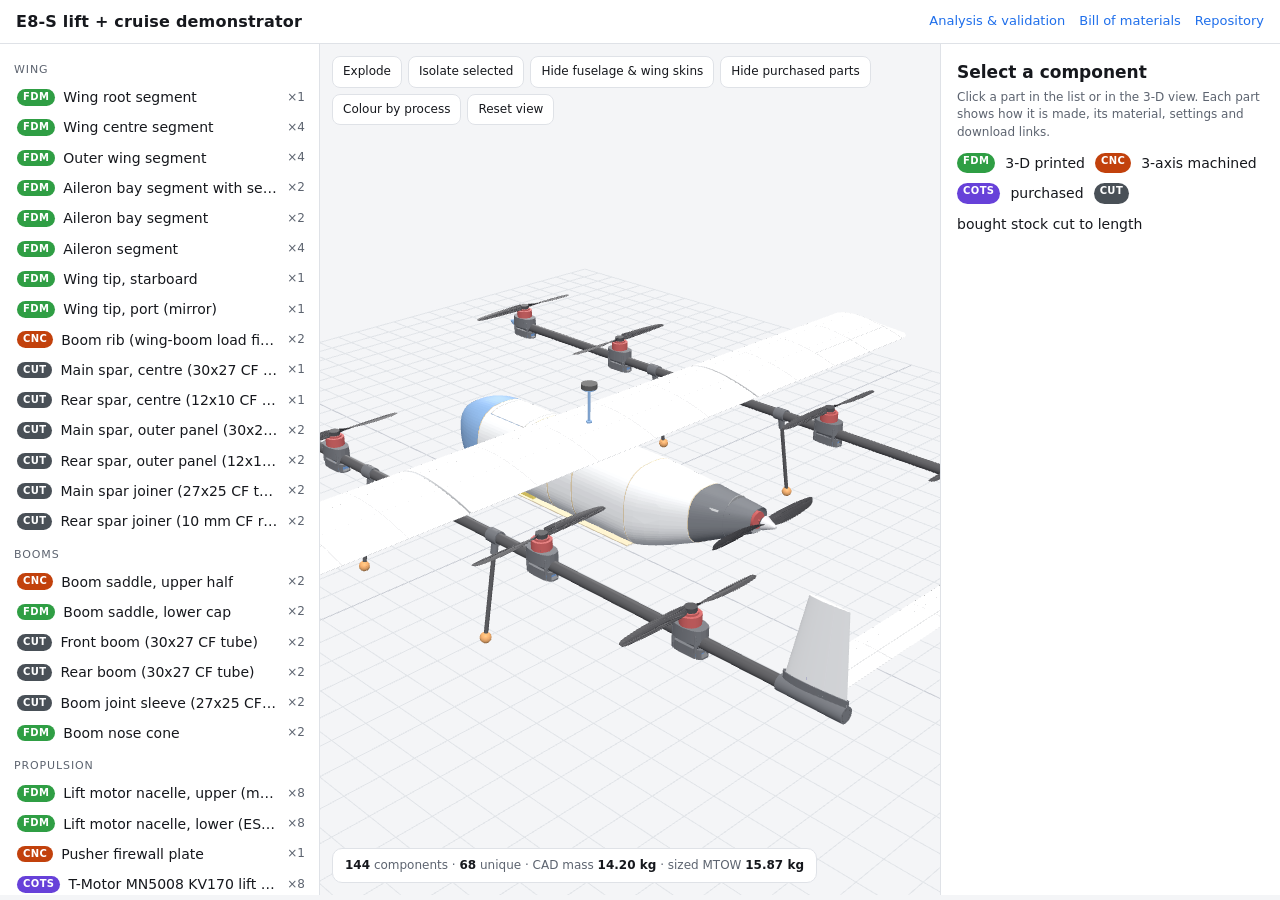
<file: docs/index.html>
<!doctype html>
<html lang="en">
<head>
<meta charset="utf-8">
<meta name="viewport" content="width=device-width, initial-scale=1">
<title>E8-S Build Viewer</title>
<style>
:root{--bg:#f4f5f7;--panel:#ffffff;--ink:#16181d;--muted:#5d6470;--line:#dfe2e7;--accent:#1f6feb;--fdm:#2f9e44;--cnc:#c2410c;--cots:#6741d9;--cut:#495057;--sel:#ffb000}
@media (prefers-color-scheme:dark){:root:not([data-theme="light"]){--bg:#0f1115;--panel:#171a20;--ink:#e8eaee;--muted:#9aa3b0;--line:#2a2f38;--accent:#4c8dff}}
:root[data-theme="dark"]{--bg:#0f1115;--panel:#171a20;--ink:#e8eaee;--muted:#9aa3b0;--line:#2a2f38;--accent:#4c8dff}
*{box-sizing:border-box}
html,body{margin:0;height:100%;background:var(--bg);color:var(--ink);font:14px/1.45 system-ui,-apple-system,Segoe UI,Roboto,sans-serif}
header{display:flex;align-items:center;gap:16px;padding:10px 16px;border-bottom:1px solid var(--line);background:var(--panel)}
header h1{font-size:16px;margin:0;font-weight:650;letter-spacing:.2px}
header nav{display:flex;gap:14px;margin-left:auto;flex-wrap:wrap}
header a{color:var(--accent);text-decoration:none;font-size:13px}
main{display:grid;grid-template-columns:320px 1fr 340px;height:calc(100% - 49px)}
#list{overflow:auto;border-right:1px solid var(--line);background:var(--panel);padding:8px 0}
#view{position:relative;min-height:300px}
#view canvas{display:block;width:100%;height:100%}
#info{overflow:auto;border-left:1px solid var(--line);background:var(--panel);padding:14px 16px}
.grp{font-size:11px;text-transform:uppercase;letter-spacing:.08em;color:var(--muted);padding:10px 14px 4px}
.item{display:grid;grid-template-columns:auto 1fr auto;gap:8px;align-items:center;padding:5px 14px;cursor:pointer;border-left:3px solid transparent}
.item:hover{background:color-mix(in srgb,var(--accent) 8%,transparent)}
.item.on{border-left-color:var(--sel);background:color-mix(in srgb,var(--sel) 14%,transparent)}
.item .nm{white-space:nowrap;overflow:hidden;text-overflow:ellipsis}
.item .q{color:var(--muted);font-variant-numeric:tabular-nums;font-size:12px}
.b{font-size:10px;font-weight:700;padding:1px 6px;border-radius:999px;color:#fff;letter-spacing:.04em}
.b.FDM{background:var(--fdm)}.b.CNC{background:var(--cnc)}.b.COTS{background:var(--cots)}.b.COTS-cut{background:var(--cut)}
#tools{position:absolute;left:12px;top:12px;display:flex;flex-wrap:wrap;gap:6px;max-width:calc(100% - 24px)}
#tools button,#tools label{background:var(--panel);color:var(--ink);border:1px solid var(--line);border-radius:8px;padding:6px 10px;font:inherit;font-size:12px;cursor:pointer;display:flex;align-items:center;gap:6px}
#tools button.on{border-color:var(--accent);color:var(--accent)}
#stats{position:absolute;left:12px;bottom:12px;background:var(--panel);border:1px solid var(--line);border-radius:10px;padding:8px 12px;font-size:12px;color:var(--muted);font-variant-numeric:tabular-nums}
#stats b{color:var(--ink)}
#info h2{font-size:17px;margin:2px 0 4px}
#info .sub{color:var(--muted);font-size:12px;margin-bottom:12px}
#info table{width:100%;border-collapse:collapse;font-size:12.5px}
#info td{padding:5px 0;border-bottom:1px solid var(--line);vertical-align:top}
#info td:first-child{color:var(--muted);width:42%;padding-right:8px}
#info .files a{display:inline-block;margin:8px 8px 0 0;padding:6px 10px;border:1px solid var(--line);border-radius:8px;color:var(--accent);text-decoration:none;font-size:12px}
#info p{margin:10px 0}
.legend{display:flex;gap:10px;flex-wrap:wrap;margin:8px 0 2px}
#loading{position:absolute;inset:0;display:grid;place-items:center;color:var(--muted)}
@media (max-width:900px){main{grid-template-columns:1fr;grid-template-rows:55vh auto auto;height:auto}#view{height:55vh}#list,#info{border:0;border-top:1px solid var(--line);max-height:none}header{flex-wrap:wrap}}
</style>
<script type="importmap">{"imports":{"three":"./vendor/three/three.module.min.js","three/addons/":"./vendor/three/addons/"}}</script>
</head>
<body>
<header>
  <h1>E8-S lift + cruise demonstrator</h1>
  <nav><a href="analysis.html">Analysis &amp; validation</a><a href="bom.html">Bill of materials</a><a href="https://github.com/Rpirayesh/E8-eVTOL-Build">Repository</a></nav>
</header>
<main>
  <aside id="list" aria-label="Components"></aside>
  <section id="view">
    <div id="loading">Loading assembly…</div>
    <div id="tools">
      <button id="bExplode">Explode</button>
      <button id="bIsolate">Isolate selected</button>
      <button id="bShell">Hide fuselage &amp; wing skins</button>
      <button id="bCots">Hide purchased parts</button>
      <button id="bProc">Colour by process</button>
      <button id="bReset">Reset view</button>
    </div>
    <div id="stats"></div>
  </section>
  <aside id="info"><h2>Select a component</h2><div class="sub">Click a part in the list or in the 3-D view. Each part shows how it is made, its material, settings and download links.</div>
    <div class="legend"><span class="b FDM">FDM</span> 3-D printed <span class="b CNC">CNC</span> 3-axis machined <span class="b COTS">COTS</span> purchased <span class="b COTS-cut">CUT</span> bought stock cut to length</div>
    <div id="summary"></div>
  </aside>
</main>
<script type="module">
import * as THREE from 'three';
import {OrbitControls} from 'three/addons/controls/OrbitControls.js';
import {GLTFLoader} from 'three/addons/loaders/GLTFLoader.js';

const REPO = 'https://github.com/Rpirayesh/E8-eVTOL-Build/raw/main/';
if (new URLSearchParams(location.search).get('clean')) {   // image export: canvas only
  document.querySelector('header').style.display = 'none';
  ['list', 'info', 'tools', 'stats'].forEach(id => document.getElementById(id).style.display = 'none');
  document.querySelector('main').style.cssText = 'display:block;height:100vh';
  document.getElementById('view').style.height = '100vh';
}
const PROC_COLOR = {FDM:0x2f9e44, CNC:0xc2410c, COTS:0x6741d9, 'COTS-cut':0x495057};
const data = await (await fetch('data/parts.json')).json();
const fea = await fetch('data/results/parts_fea.json').then(r => r.ok ? r.json() : {}).catch(() => ({}));
const parts = Object.fromEntries(data.parts.map(p => [p.id, p]));

const view = document.getElementById('view');
const renderer = new THREE.WebGLRenderer({antialias:true, preserveDrawingBuffer:true});
renderer.setPixelRatio(Math.min(devicePixelRatio, 2));
view.prepend(renderer.domElement);
const scene = new THREE.Scene();
const dark = matchMedia('(prefers-color-scheme: dark)').matches;
scene.background = new THREE.Color(dark ? 0x0f1115 : 0xf4f5f7);
const camera = new THREE.PerspectiveCamera(35, 1, 10, 50000);
const controls = new OrbitControls(camera, renderer.domElement);
controls.enableDamping = true;
scene.add(new THREE.HemisphereLight(0xffffff, 0x8a8f99, 2.2));
const sun = new THREE.DirectionalLight(0xffffff, 2.0); sun.position.set(2000, 3000, 1500); scene.add(sun);
const fill = new THREE.DirectionalLight(0xffffff, 0.6); fill.position.set(-2000, 800, -1500); scene.add(fill);
const grid = new THREE.GridHelper(4000, 40, dark ? 0x2a2f38 : 0xc9cdd4, dark ? 0x1d2128 : 0xe1e4e8);
scene.add(grid);

const root = new THREE.Group(); root.rotation.x = -Math.PI / 2; scene.add(root);  // CAD is z-up (mm)
const gltf = await new GLTFLoader().loadAsync('models/E8S_assembly.glb');
root.add(gltf.scene);
document.getElementById('loading').remove();

const nodes = [];
gltf.scene.traverse(o => {
  if (o.isMesh) {
    const id = (o.name || o.parent.name).split('#')[0].replace(/_\d+$/, '');
    const pid = parts[id] ? id : (o.parent && parts[o.parent.name.split('#')[0]] ? o.parent.name.split('#')[0] : id);
    o.userData.pid = pid;
    o.material = o.material.clone();
    o.material.metalness = /aluminium/.test(parts[pid]?.material || '') ? 0.6 : 0.05;
    o.material.roughness = 0.55;
    o.userData.base = o.material.color.clone();
    o.userData.home = o.position.clone();
    nodes.push(o);
  }
});
const box = new THREE.Box3().setFromObject(root);
const center = box.getCenter(new THREE.Vector3());
grid.position.y = box.min.y;
function resetView() {
  camera.position.set(center.x + 2600, center.y + 1700, center.z + 2600);
  controls.target.copy(center); controls.update();
}
resetView();

// --- explode: move each instance away from the aircraft centre, by group
const GROUP_PUSH = {Wing:[0,0,180], Tail:[350,0,120], Fuselage:[0,0,-220], Booms:[0,0,40], Propulsion:[0,0,120],
                    'Landing gear':[0,0,-260], Power:[0,0,-420], Avionics:[0,0,-150]};
let exploded = 0, explodeTarget = 0;
const cadCenter = new THREE.Vector3(150, 0, -60);
nodes.forEach(o => {
  const p = parts[o.userData.pid]; const g = GROUP_PUSH[p?.group] || [0,0,0];
  const wp = new THREE.Vector3(); o.getWorldPosition(wp);
  const bb = new THREE.Box3().setFromObject(o); const c = bb.getCenter(new THREE.Vector3());
  // convert world (y-up) centre back to CAD frame
  const cad = new THREE.Vector3(c.x, -c.z, c.y);
  const radial = new THREE.Vector3(0, Math.sign(cad.y) * Math.min(Math.abs(cad.y) * 0.25, 160), 0);
  o.userData.dir = new THREE.Vector3(g[0], g[1], g[2]).add(radial);
});

let selected = null, isolate = false, hideShell = false, hideCots = false, byProc = false;
const SHELL = /^(FUS-\d|FUS-H|W-R|W-C|W-O|W-A1|W-A2|W-T|W-TP|AIL)$/;
function refresh() {
  let shown = 0, mass = 0;
  nodes.forEach(o => {
    const p = parts[o.userData.pid];
    let vis = true;
    if (hideShell && SHELL.test(o.userData.pid)) vis = false;
    if (hideCots && p?.purchased && p.process === 'COTS') vis = false;
    if (isolate && selected && o.userData.pid !== selected) vis = false;
    o.visible = vis;
    const col = byProc && p ? new THREE.Color(PROC_COLOR[p.process]) : o.userData.base;
    o.material.color.copy(col);
    o.material.emissive = new THREE.Color(o.userData.pid === selected ? 0x553300 : 0x000000);
  });
  const m = data.mass;
  document.getElementById('stats').innerHTML =
    `<b>${data.parts.reduce((a,p)=>a+p.qty,0)}</b> components · <b>${data.parts.length}</b> unique · CAD mass <b>${m.cad_mass_kg.toFixed(2)} kg</b> · sized MTOW <b>${m.sizing_mass_kg.toFixed(2)} kg</b>`;
}

function select(pid) {
  selected = pid;
  document.querySelectorAll('.item').forEach(e => e.classList.toggle('on', e.dataset.id === pid));
  const p = parts[pid]; if (!p) return;
  const s = p.settings || {};
  const rows = Object.entries(s).map(([k,v]) => `<tr><td>${k.replace(/_/g,' ')}</td><td>${v}</td></tr>`).join('');
  const files = p.files && p.files.step ? `<div class="files"><a href="${REPO + p.files.step}">STEP</a><a href="${REPO + p.files.stl}">STL</a><a href="https://github.com/Rpirayesh/E8-eVTOL-Build/blob/main/${p.files.stl}">3-D preview on GitHub</a></div>` : '';
  document.getElementById('info').innerHTML = `
    <h2>${p.name}</h2><div class="sub"><span class="b ${p.process}">${p.process === 'COTS-cut' ? 'CUT' : p.process}</span> &nbsp;${p.id} · ${p.group}</div>
    <table>
      <tr><td>Quantity</td><td>${p.qty}</td></tr>
      <tr><td>Material</td><td>${p.material}</td></tr>
      <tr><td>Mass each</td><td>${p.mass_g_each} g</td></tr>
      <tr><td>Envelope (mm)</td><td>${p.size_mm.join(' × ')}</td></tr>
      ${rows}
    </table>
    ${p.notes ? `<p>${p.notes}</p>` : ''}${files}
    <div class="files"><a href="#" id="soloBtn">View this part alone</a>${fea[pid] ? '<a href="#" id="feaBtn">View FEA stress</a>' : ''}</div>
    ${fea[pid] ? `<p><b>FEA:</b> ${fea[pid].load_case}. von Mises ${fea[pid].vm_p995_mpa.toFixed(1)} MPa vs allowable ${fea[pid].allowable_mpa} MPa, margin ${fea[pid].MS >= 0 ? '+' : ''}${fea[pid].MS.toFixed(2)}.</p>` : ''}`;
  document.getElementById('soloBtn').onclick = e => { e.preventDefault(); solo(p.glb, p.name); };
  if (fea[pid]) document.getElementById('feaBtn').onclick = e => { e.preventDefault(); solo(fea[pid].glb, p.name + ' — von Mises stress (blue low, red at allowable)'); };
  refresh();
}

// single-part view: shows one GLB (part or FEA result) centred, assembly hidden
const soloGroup = new THREE.Group(); soloGroup.rotation.x = -Math.PI / 2; scene.add(soloGroup);
const banner = document.createElement('div');
banner.style.cssText = 'position:absolute;right:12px;top:12px;background:var(--panel);border:1px solid var(--line);border-radius:8px;padding:6px 10px;font-size:12px;display:none';
view.appendChild(banner);
async function solo(url, title) {
  soloGroup.clear();
  const g = await new GLTFLoader().loadAsync(url);
  g.scene.traverse(o => { if (o.isMesh) { o.material = o.material.clone(); o.material.side = THREE.DoubleSide;
    if (!o.geometry.attributes.color) o.material.metalness = 0.1; } });
  soloGroup.add(g.scene);
  root.visible = false; grid.visible = false; soloGroup.visible = true;
  const bb = new THREE.Box3().setFromObject(soloGroup), c = bb.getCenter(new THREE.Vector3()), r = bb.getSize(new THREE.Vector3()).length();
  controls.target.copy(c); camera.position.copy(c).add(new THREE.Vector3(r * 0.9, r * 0.6, r * 0.9)); controls.update();
  banner.innerHTML = `${title} &nbsp;<a href="#" id="backBtn">Back to assembly</a>`; banner.style.display = 'block';
  document.getElementById('backBtn').onclick = e => { e.preventDefault(); soloGroup.visible = false; root.visible = true; grid.visible = true; banner.style.display = 'none'; resetView(); };
}

// list
const groups = {};
data.parts.forEach(p => (groups[p.group] ||= []).push(p));
const list = document.getElementById('list');
for (const [g, ps] of Object.entries(groups)) {
  list.insertAdjacentHTML('beforeend', `<div class="grp">${g}</div>`);
  ps.forEach(p => list.insertAdjacentHTML('beforeend',
    `<div class="item" data-id="${p.id}"><span class="b ${p.process}">${p.process === 'COTS-cut' ? 'CUT' : p.process}</span><span class="nm" title="${p.name}">${p.name}</span><span class="q">×${p.qty}</span></div>`));
}
list.addEventListener('click', e => { const it = e.target.closest('.item'); if (it) select(it.dataset.id); });

// picking
const ray = new THREE.Raycaster(); const ptr = new THREE.Vector2(); let down;
renderer.domElement.addEventListener('pointerdown', e => down = [e.clientX, e.clientY]);
renderer.domElement.addEventListener('pointerup', e => {
  if (!down || Math.hypot(e.clientX - down[0], e.clientY - down[1]) > 4) return;
  const r = renderer.domElement.getBoundingClientRect();
  ptr.set((e.clientX - r.left) / r.width * 2 - 1, -(e.clientY - r.top) / r.height * 2 + 1);
  ray.setFromCamera(ptr, camera);
  const hit = ray.intersectObjects(nodes.filter(n => n.visible), false)[0];
  if (hit) { select(hit.object.userData.pid); document.querySelector(`.item[data-id="${hit.object.userData.pid}"]`)?.scrollIntoView({block:'nearest'}); }
});

const tog = (id, fn) => document.getElementById(id).addEventListener('click', e => { fn(); e.currentTarget.classList.toggle('on'); refresh(); });
tog('bExplode', () => explodeTarget = explodeTarget ? 0 : 1);
tog('bIsolate', () => isolate = !isolate);
tog('bShell', () => hideShell = !hideShell);
tog('bCots', () => hideCots = !hideCots);
tog('bProc', () => byProc = !byProc);
document.getElementById('bReset').addEventListener('click', resetView);

function resize() {
  const w = view.clientWidth, h = view.clientHeight;
  renderer.setSize(w, h, false); camera.aspect = w / h; camera.updateProjectionMatrix();
}
new ResizeObserver(resize).observe(view); resize();
refresh();
const params = new URLSearchParams(location.search);
if (params.get('part')) select(params.get('part'));
if (params.get('explode')) { explodeTarget = 1; document.getElementById('bExplode').classList.add('on'); }
if (params.get('shell') === '0') { hideShell = true; document.getElementById('bShell').classList.add('on'); refresh(); }
if (params.get('cam')) {
  const [x,y,z] = params.get('cam').split(',').map(Number);
  const t = params.get('target') ? params.get('target').split(',').map(Number) : null;   // CAD mm
  const tgt = t ? new THREE.Vector3(t[0], t[2], -t[1]) : center.clone();
  controls.target.copy(tgt); camera.position.set(tgt.x + x, tgt.y + y, tgt.z + z); controls.update();
}
(function loop() {
  requestAnimationFrame(loop);
  exploded += (explodeTarget - exploded) * 0.12;
  nodes.forEach(o => o.position.copy(o.userData.home).addScaledVector(o.userData.dir, exploded));
  controls.update(); renderer.render(scene, camera);
})();
window.__ready = true;
</script>
</body>
</html>
</file>
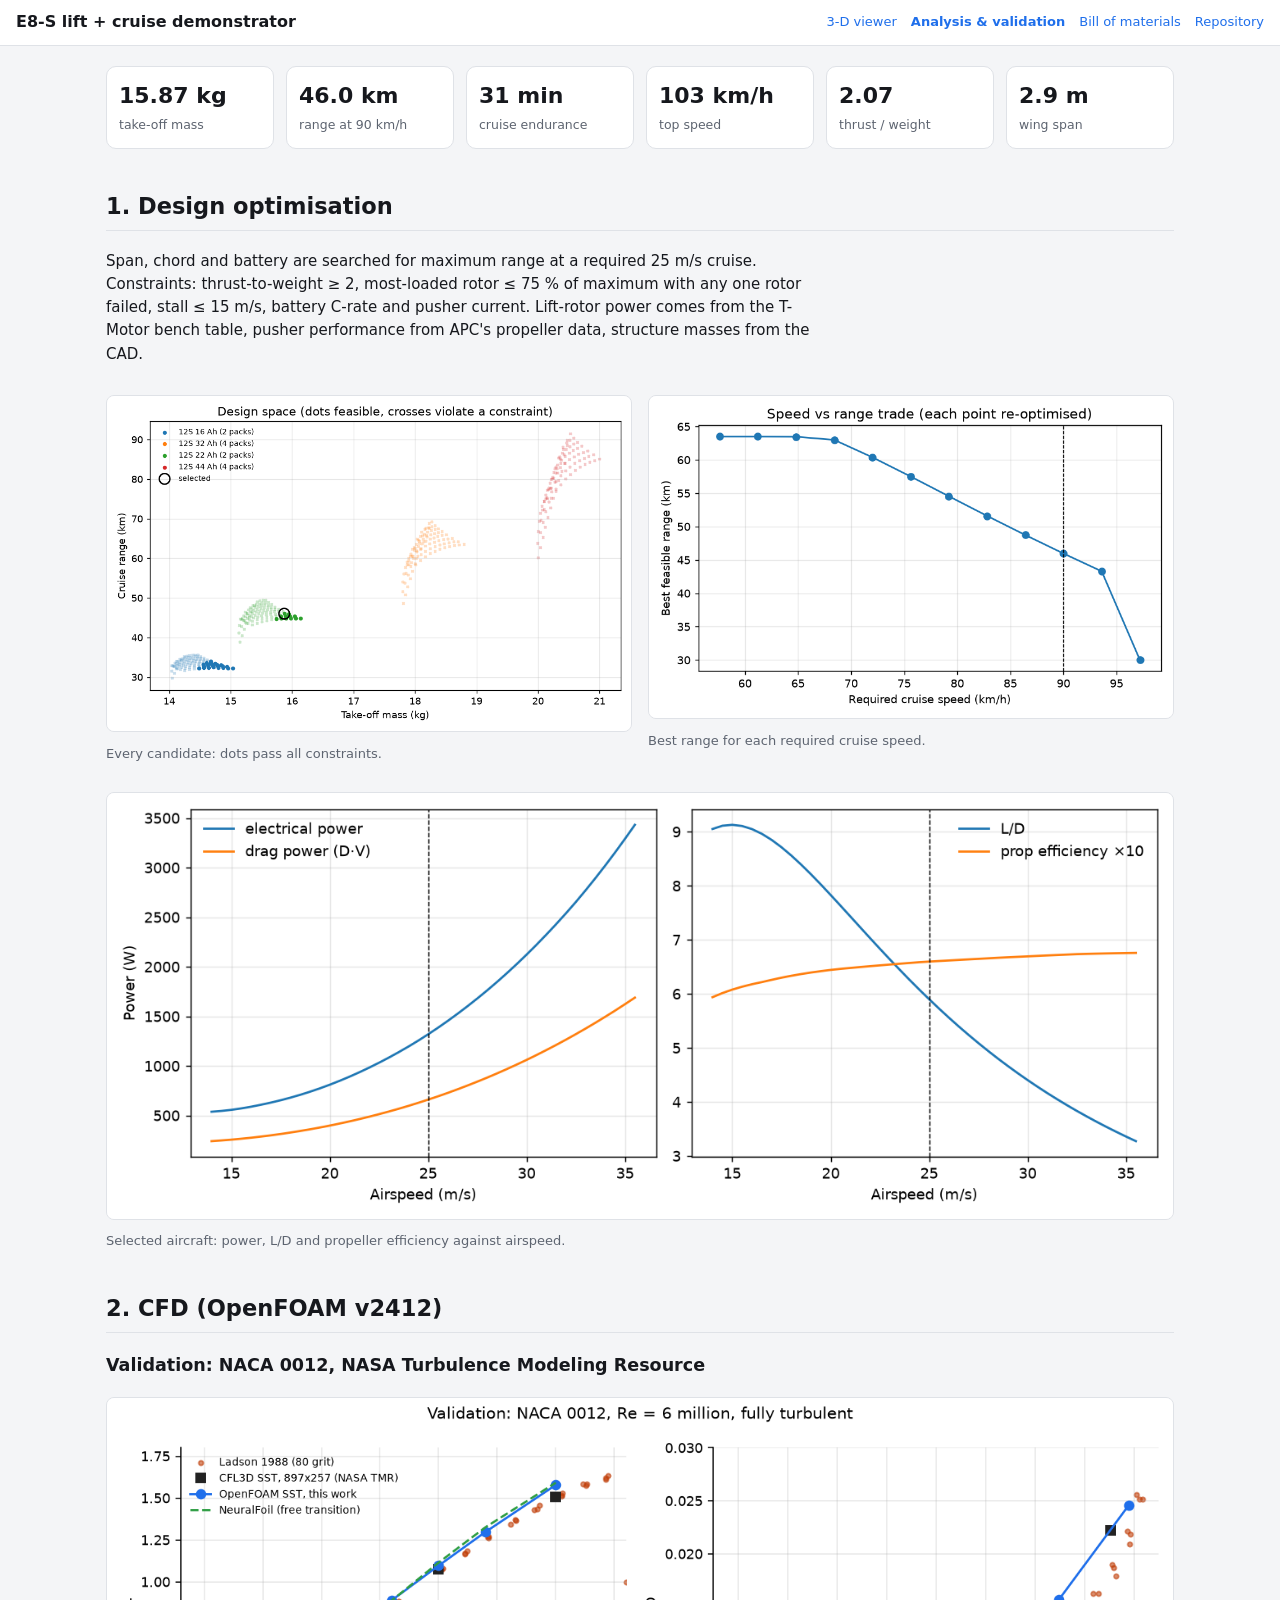
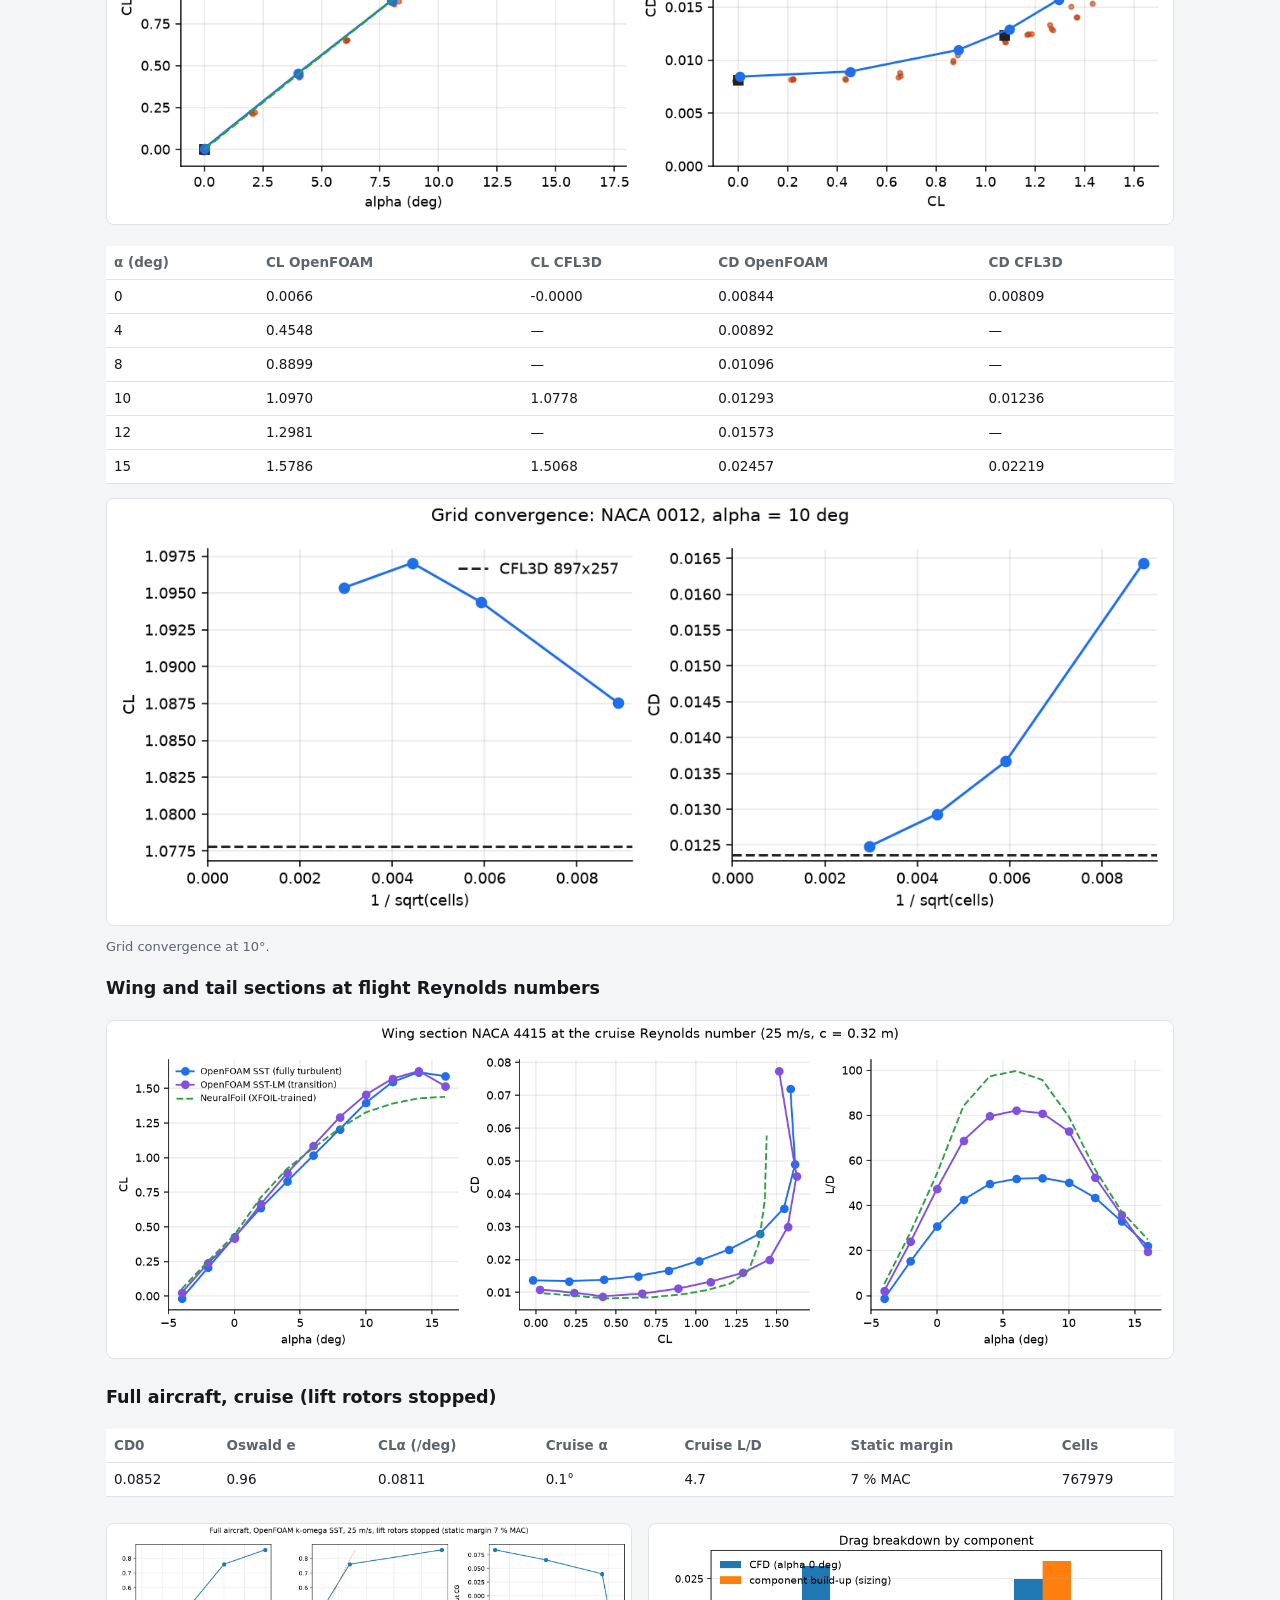
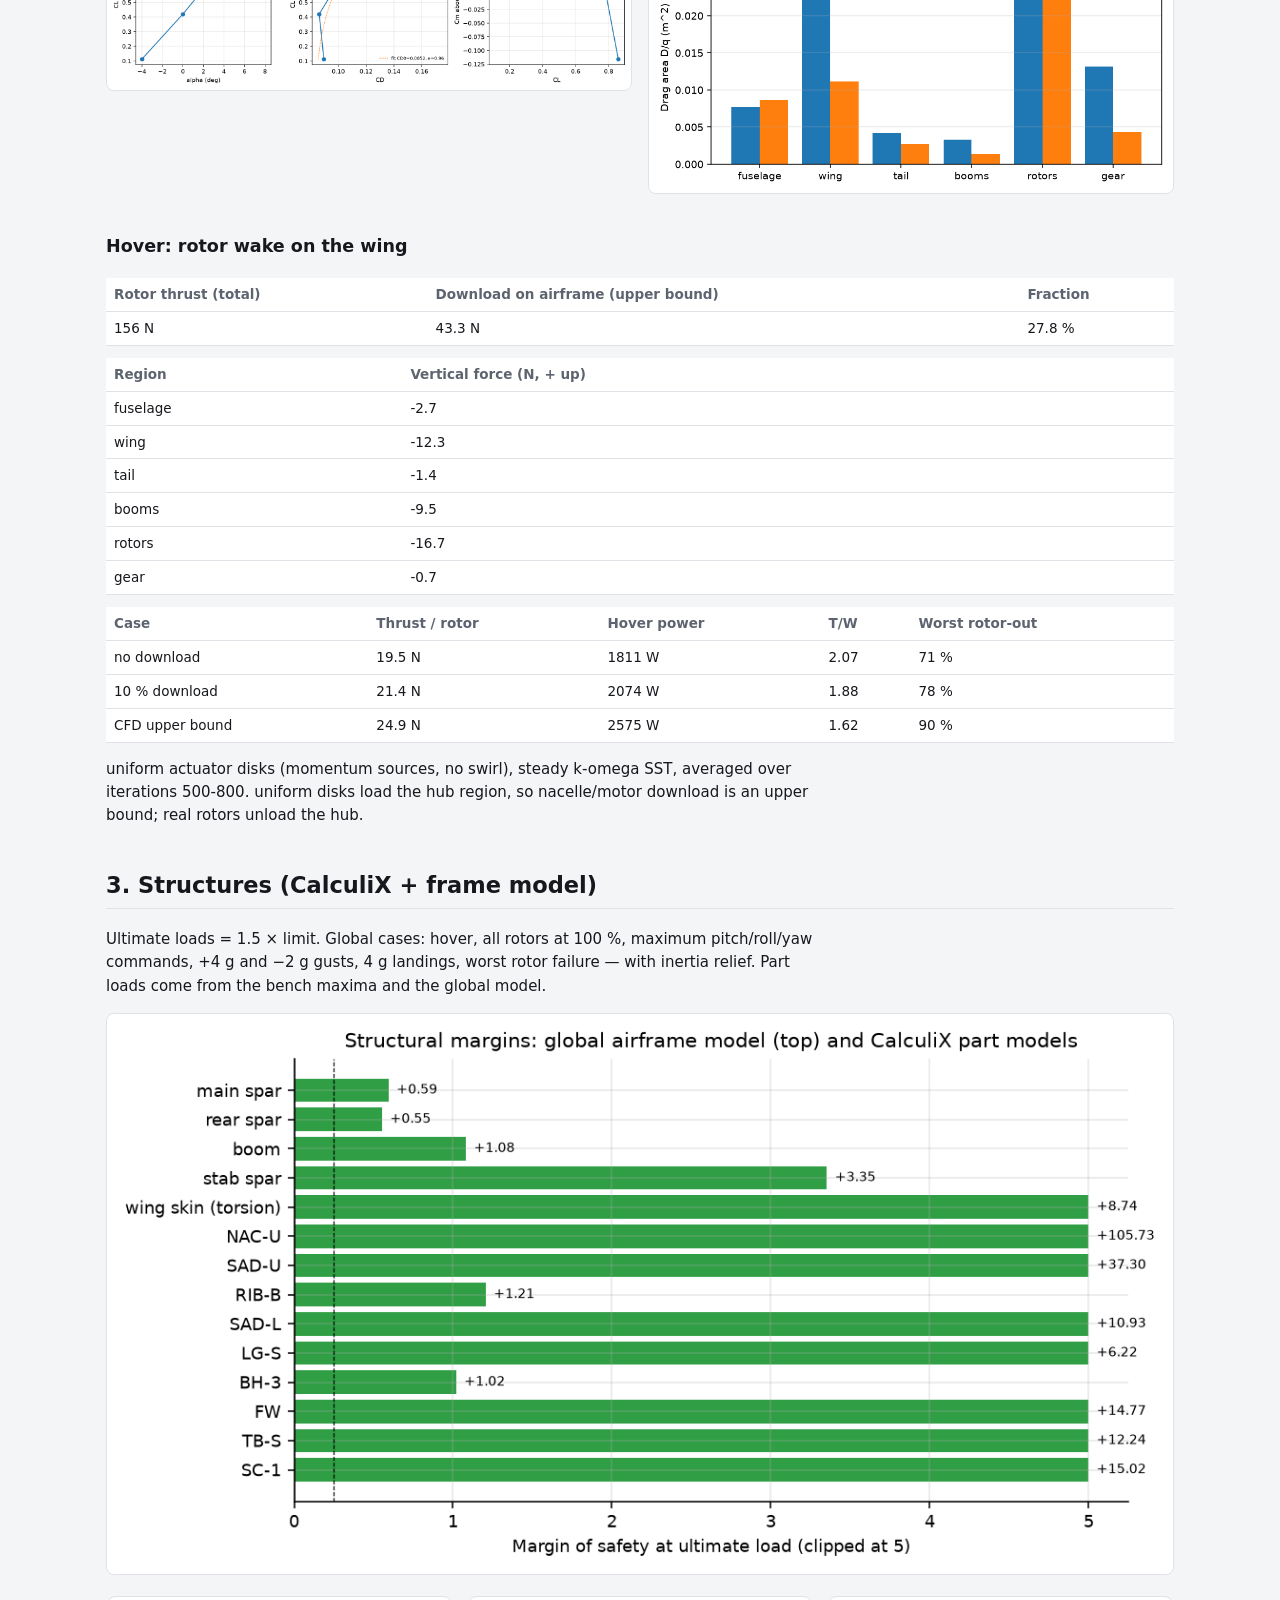
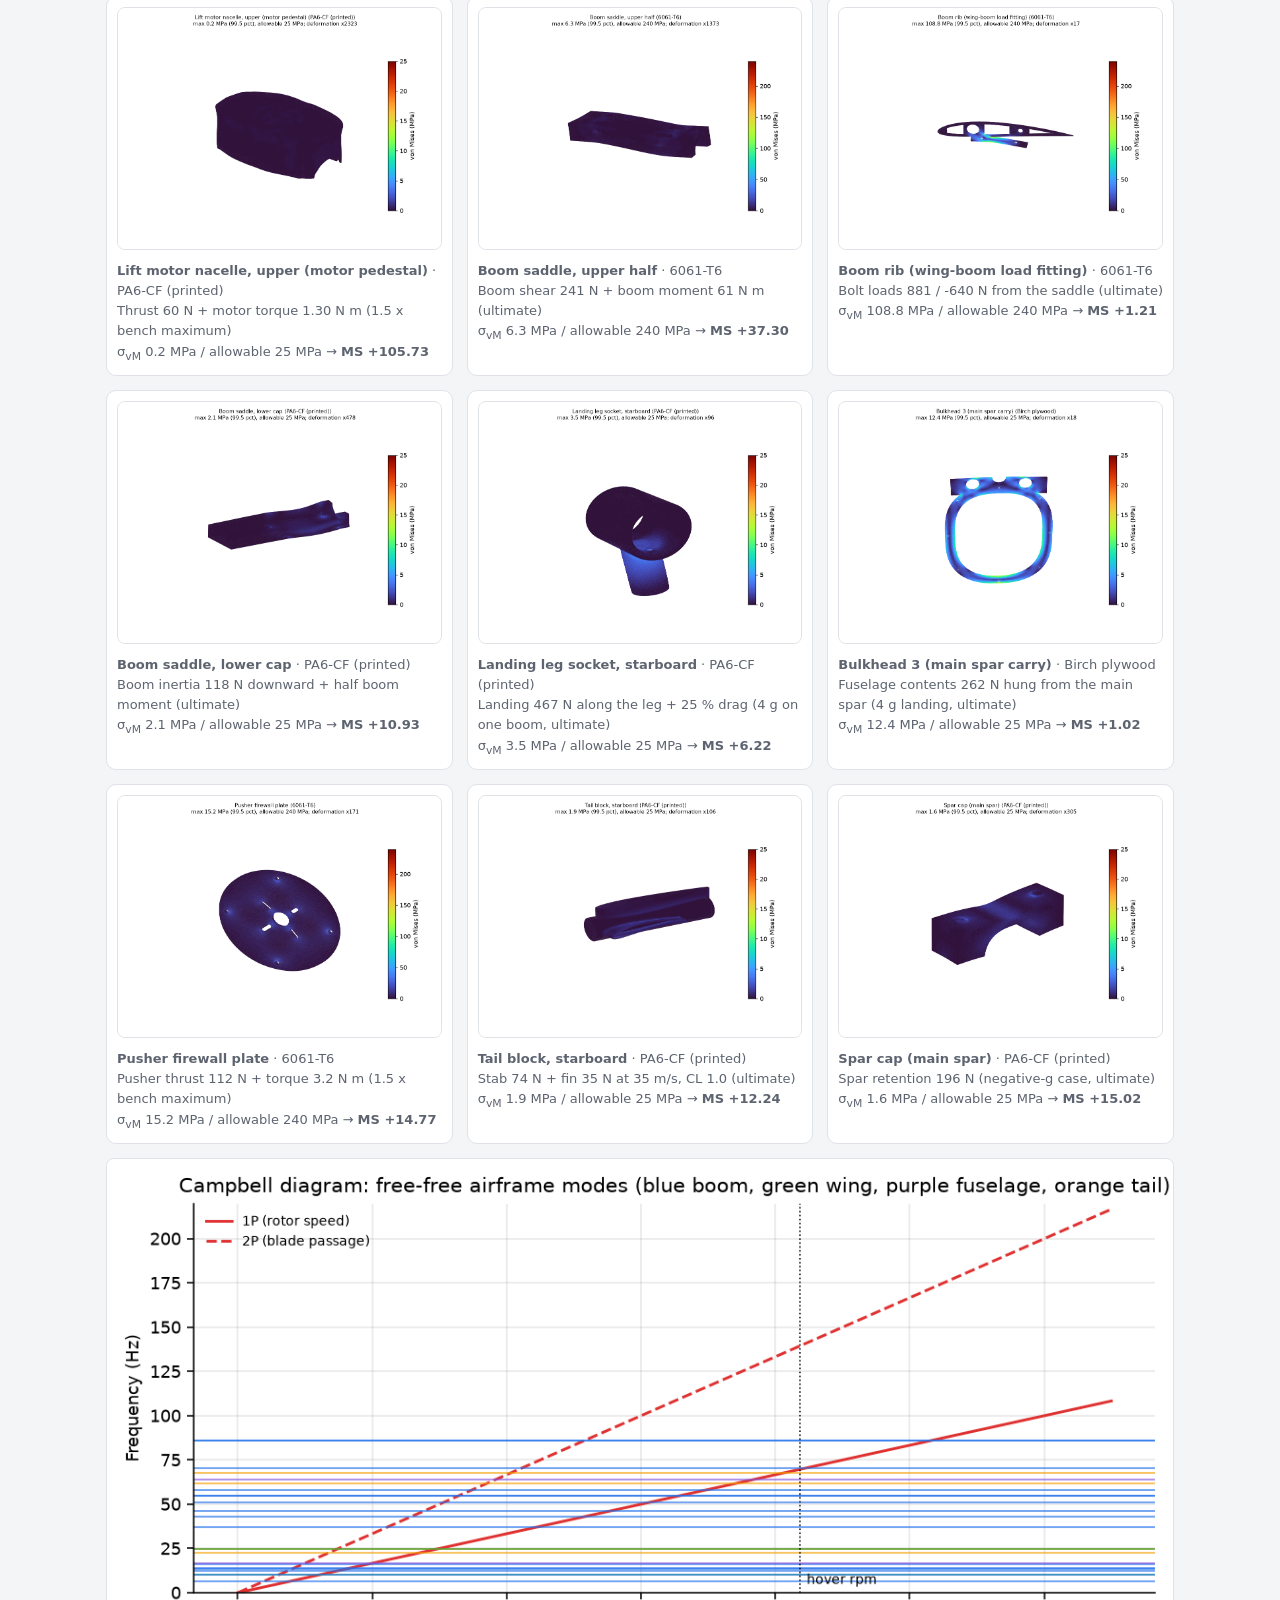
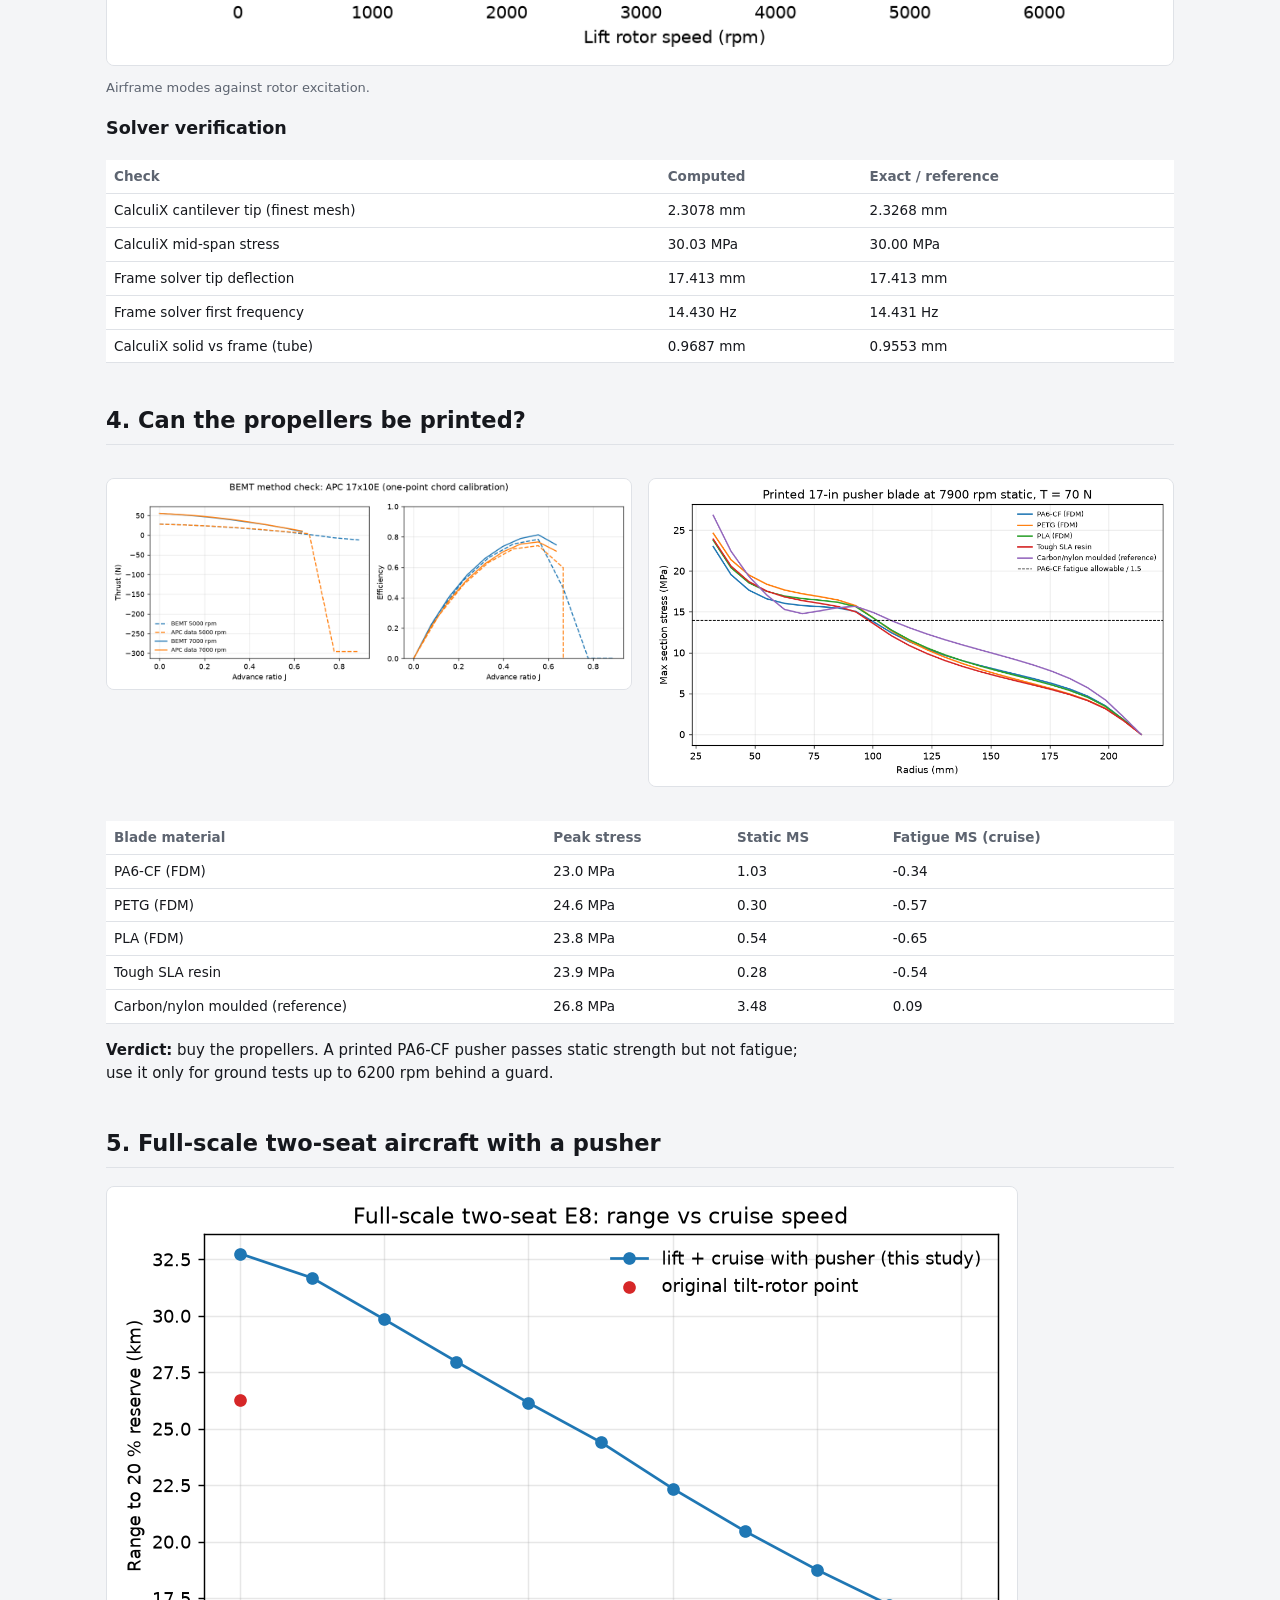
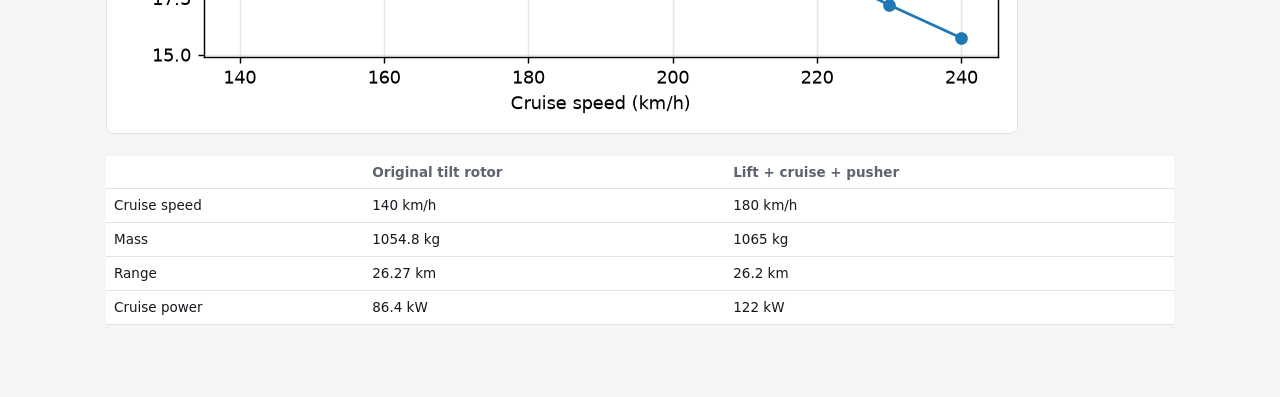
<file: docs/analysis.html>
<!doctype html>
<html lang="en">
<head>
<meta charset="utf-8">
<meta name="viewport" content="width=device-width, initial-scale=1">
<title>E8-S Analysis</title>
<link rel="stylesheet" href="site.css">
</head>
<body>
<header><h1>E8-S lift + cruise demonstrator</h1>
<nav><a href="index.html">3-D viewer</a><a href="analysis.html" aria-current="page">Analysis &amp; validation</a><a href="bom.html">Bill of materials</a><a href="https://github.com/Rpirayesh/E8-eVTOL-Build">Repository</a></nav></header>
<main class="doc">
  <section id="summary"></section>

  <h2 id="sizing">1. Design optimisation</h2>
  <p>Span, chord and battery are searched for maximum range at a required 25 m/s cruise. Constraints: thrust-to-weight ≥ 2,
  most-loaded rotor ≤ 75 % of maximum with any one rotor failed, stall ≤ 15 m/s, battery C-rate and pusher current.
  Lift-rotor power comes from the T-Motor bench table, pusher performance from APC's propeller data, structure masses from the CAD.</p>
  <div class="grid2"><figure><img src="img/sizing_design_space.png" alt="Design space"><figcaption>Every candidate: dots pass all constraints.</figcaption></figure>
  <figure><img src="img/sizing_pareto.png" alt="Speed range trade"><figcaption>Best range for each required cruise speed.</figcaption></figure></div>
  <figure><img src="img/sizing_cruise_polar.png" alt="Cruise polar"><figcaption>Selected aircraft: power, L/D and propeller efficiency against airspeed.</figcaption></figure>

  <h2 id="cfd">2. CFD (OpenFOAM v2412)</h2>
  <h3>Validation: NACA 0012, NASA Turbulence Modeling Resource</h3>
  <figure><img src="img/cfd_naca0012_validation.png" alt="NACA 0012 validation"></figure>
  <div id="t0012"></div>
  <figure><img src="img/cfd_grid_study.png" alt="Grid study"><figcaption>Grid convergence at 10°.</figcaption></figure>
  <h3>Wing and tail sections at flight Reynolds numbers</h3>
  <figure><img src="img/cfd_naca4415_polar.png" alt="NACA 4415 polar"></figure>
  <h3>Full aircraft, cruise (lift rotors stopped)</h3>
  <div id="t3d"></div>
  <div class="grid2"><figure><img src="img/cfd3d_polar.png" alt="3-D polar"></figure><figure><img src="img/cfd3d_drag_breakdown.png" alt="Drag breakdown"></figure></div>
  <h3>Hover: rotor wake on the wing</h3>
  <div id="thover"></div>

  <h2 id="fea">3. Structures (CalculiX + frame model)</h2>
  <p>Ultimate loads = 1.5 × limit. Global cases: hover, all rotors at 100 %, maximum pitch/roll/yaw commands, +4 g and −2 g gusts,
  4 g landings, worst rotor failure — with inertia relief. Part loads come from the bench maxima and the global model.</p>
  <figure><img src="img/fea_margins.png" alt="Margins"></figure>
  <div id="tparts" class="cards"></div>
  <figure><img src="img/fea_campbell.png" alt="Campbell diagram"><figcaption>Airframe modes against rotor excitation.</figcaption></figure>
  <div id="tval"></div>

  <h2 id="prop">4. Can the propellers be printed?</h2>
  <div class="grid2"><figure><img src="img/prop_bemt_vs_apc.png" alt="BEMT check"></figure><figure><img src="img/prop_printed_blade_stress.png" alt="Printed blade stress"></figure></div>
  <div id="tprop"></div>

  <h2 id="full">5. Full-scale two-seat aircraft with a pusher</h2>
  <figure><img src="img/fullscale_range_vs_speed.png" alt="Full-scale range vs speed"></figure>
  <div id="tfs"></div>
</main>
<script type="module">
const get = async p => { try { const r = await fetch(p); return r.ok ? r.json() : null; } catch { return null; } };
const f = (x, n = 1) => Number(x).toFixed(n);
const table = (h, rows) => `<table><thead><tr>${h.map(x => `<th>${x}</th>`).join('')}</tr></thead><tbody>${rows.map(r => `<tr>${r.map(c => `<td>${c}</td>`).join('')}</tr>`).join('')}</tbody></table>`;
const R = 'data/results/';
const [sel, c12, c3d, h3d, af, pf, val, prop, fs] = await Promise.all([
  get(R + 'selected_design.json'), get(R + 'naca0012_validation.json'),
  get(R + 'cruise3d.json'), get(R + 'hover3d.json'),
  get(R + 'airframe.json'), get(R + 'parts_fea.json'),
  get(R + 'validation.json'), get(R + 'propeller.json'), get(R + 'fullscale.json')]);
if (sel) {
  const m = sel.mission;
  document.getElementById('summary').innerHTML = `<div class="kpis">
    <div><b>${f(sel.mass.total_kg, 2)} kg</b><span>take-off mass</span></div>
    <div><b>${f(m.range_km, 1)} km</b><span>range at ${f(m.cruise.V * 3.6, 0)} km/h</span></div>
    <div><b>${f(m.cruise_min, 0)} min</b><span>cruise endurance</span></div>
    <div><b>${f(sel.max_level_speed_ms * 3.6, 0)} km/h</b><span>top speed</span></div>
    <div><b>${f(m.hover.tw_ratio, 2)}</b><span>thrust / weight</span></div>
    <div><b>${f(sel.design.span_m, 1)} m</b><span>wing span</span></div></div>`;
}
if (c12) {
  const ref = c12.tmr.CFL3D_SST_897x257;
  document.getElementById('t0012').innerHTML = table(['α (deg)', 'CL OpenFOAM', 'CL CFL3D', 'CD OpenFOAM', 'CD CFL3D'],
    c12.openfoam.filter(r => r.Cl !== undefined).map(r => { const i = ref.alpha.findIndex(a => Math.abs(a - r.alpha) < .1);
      return [r.alpha, f(r.Cl, 4), i >= 0 ? f(ref.Cl[i], 4) : '—', f(r.Cd, 5), i >= 0 ? f(ref.Cd[i], 5) : '—']; }));
}
if (c3d) document.getElementById('t3d').innerHTML = table(['CD0', 'Oswald e', 'CLα (/deg)', 'Cruise α', 'Cruise L/D', 'Static margin', 'Cells'],
  [[f(c3d.cd0_full_aircraft, 4), f(c3d.oswald_e, 2), f(c3d.cl_alpha_per_deg, 4), f(c3d.cruise_alpha_deg, 1) + '°', f(c3d.cruise_LD, 1), f(100 * c3d.static_margin, 0) + ' % MAC', c3d.mesh_cells]]);
if (h3d) document.getElementById('thover').innerHTML = table(['Rotor thrust (total)', 'Download on airframe (upper bound)', 'Fraction'],
  [[f(h3d.rotor_thrust_total_n, 0) + ' N', f(h3d.download_n, 1) + ' N', f(100 * h3d.download_fraction_of_thrust, 1) + ' %']])
  + table(['Region', 'Vertical force (N, + up)'], Object.entries(h3d.vertical_force_by_region_n).map(([k, v]) => [k, f(v, 1)]))
  + table(['Case', 'Thrust / rotor', 'Hover power', 'T/W', 'Worst rotor-out'], Object.entries(h3d.hover_sensitivity).map(([k, v]) =>
      [k, f(v.thrust_per_rotor_n, 1) + ' N', f(v.hover_power_w, 0) + ' W', f(v.thrust_to_weight, 2), f(100 * v.worst_rotor_out_frac, 0) + ' %']))
  + `<p>${h3d.model}. ${h3d.note}.</p>`;
if (pf) document.getElementById('tparts').innerHTML = Object.entries(pf).map(([k, v]) =>
  `<figure class="card"><img src="img/fea_${k}.png" alt="${v.part}"><figcaption><b>${v.part}</b> · ${v.material}<br>${v.load_case}<br>
   σ<sub>vM</sub> ${f(v.vm_p995_mpa, 1)} MPa / allowable ${f(v.allowable_mpa, 0)} MPa → <b>MS ${v.MS >= 0 ? '+' : ''}${f(v.MS, 2)}</b></figcaption></figure>`).join('');
if (val) document.getElementById('tval').innerHTML = '<h3>Solver verification</h3>' + table(['Check', 'Computed', 'Exact / reference'], [
  ['CalculiX cantilever tip (finest mesh)', f(val.V1.mesh_study.at(-1).tip_mm, 4) + ' mm', f(val.V1.tip_timoshenko_mm, 4) + ' mm'],
  ['CalculiX mid-span stress', f(val.V1.mesh_study.at(-1).sigma_mid_mpa, 2) + ' MPa', f(val.V1.sigma_mid_mpa, 2) + ' MPa'],
  ['Frame solver tip deflection', f(val.V2.tip_mm, 3) + ' mm', f(val.V2.tip_analytic_mm, 3) + ' mm'],
  ['Frame solver first frequency', f(val.V2.f1_hz, 3) + ' Hz', f(val.V2.f1_analytic_hz, 3) + ' Hz'],
  ['CalculiX solid vs frame (tube)', f(val.V3.tip_ccx_mm, 4) + ' mm', f(val.V3.tip_frame_mm, 4) + ' mm']]);
if (prop) document.getElementById('tprop').innerHTML = table(['Blade material', 'Peak stress', 'Static MS', 'Fatigue MS (cruise)'],
  Object.entries(prop.printed_pusher.materials).map(([k, v]) => [k, f(v.max_stress_mpa, 1) + ' MPa', f(v.MS_static, 2), f(v.MS_fatigue_cruise, 2)]))
  + `<p><b>Verdict:</b> buy the propellers. A printed PA6-CF pusher passes static strength but not fatigue; use it only for ground tests up to ${f(prop.printed_pusher.pa6cf_max_rpm_static.rpm, 0)} rpm behind a guard.</p>`;
if (fs) document.getElementById('tfs').innerHTML = table(['', 'Original tilt rotor', 'Lift + cruise + pusher'], [
  ['Cruise speed', fs.original.cruise_kph + ' km/h', fs.selected.V_kph + ' km/h'], ['Mass', fs.original.mass_kg + ' kg', f(fs.selected.mass_kg, 0) + ' kg'],
  ['Range', fs.original.range_km + ' km', f(fs.selected.range_km, 1) + ' km'], ['Cruise power', fs.original.cruise_kw + ' kW', f(fs.selected.cruise_kw, 0) + ' kW']]);
</script>
</body>
</html>
</file>
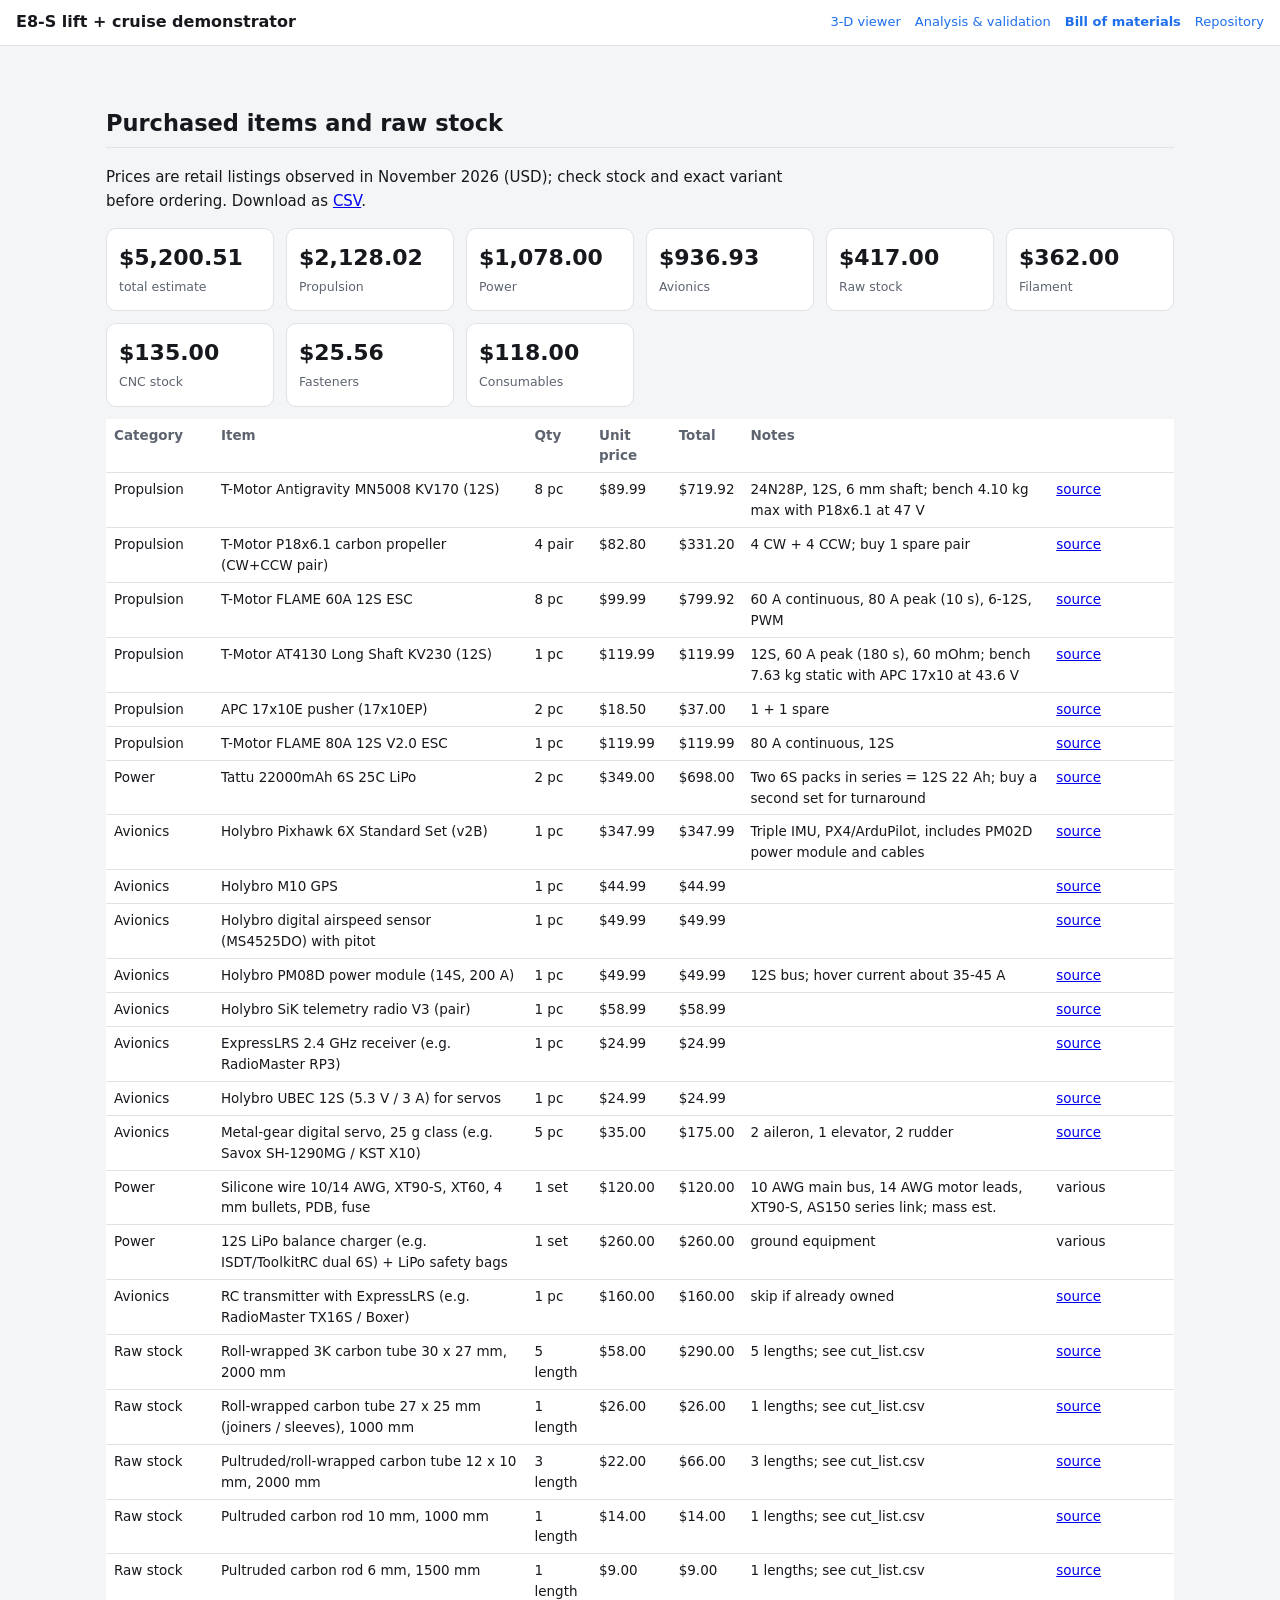
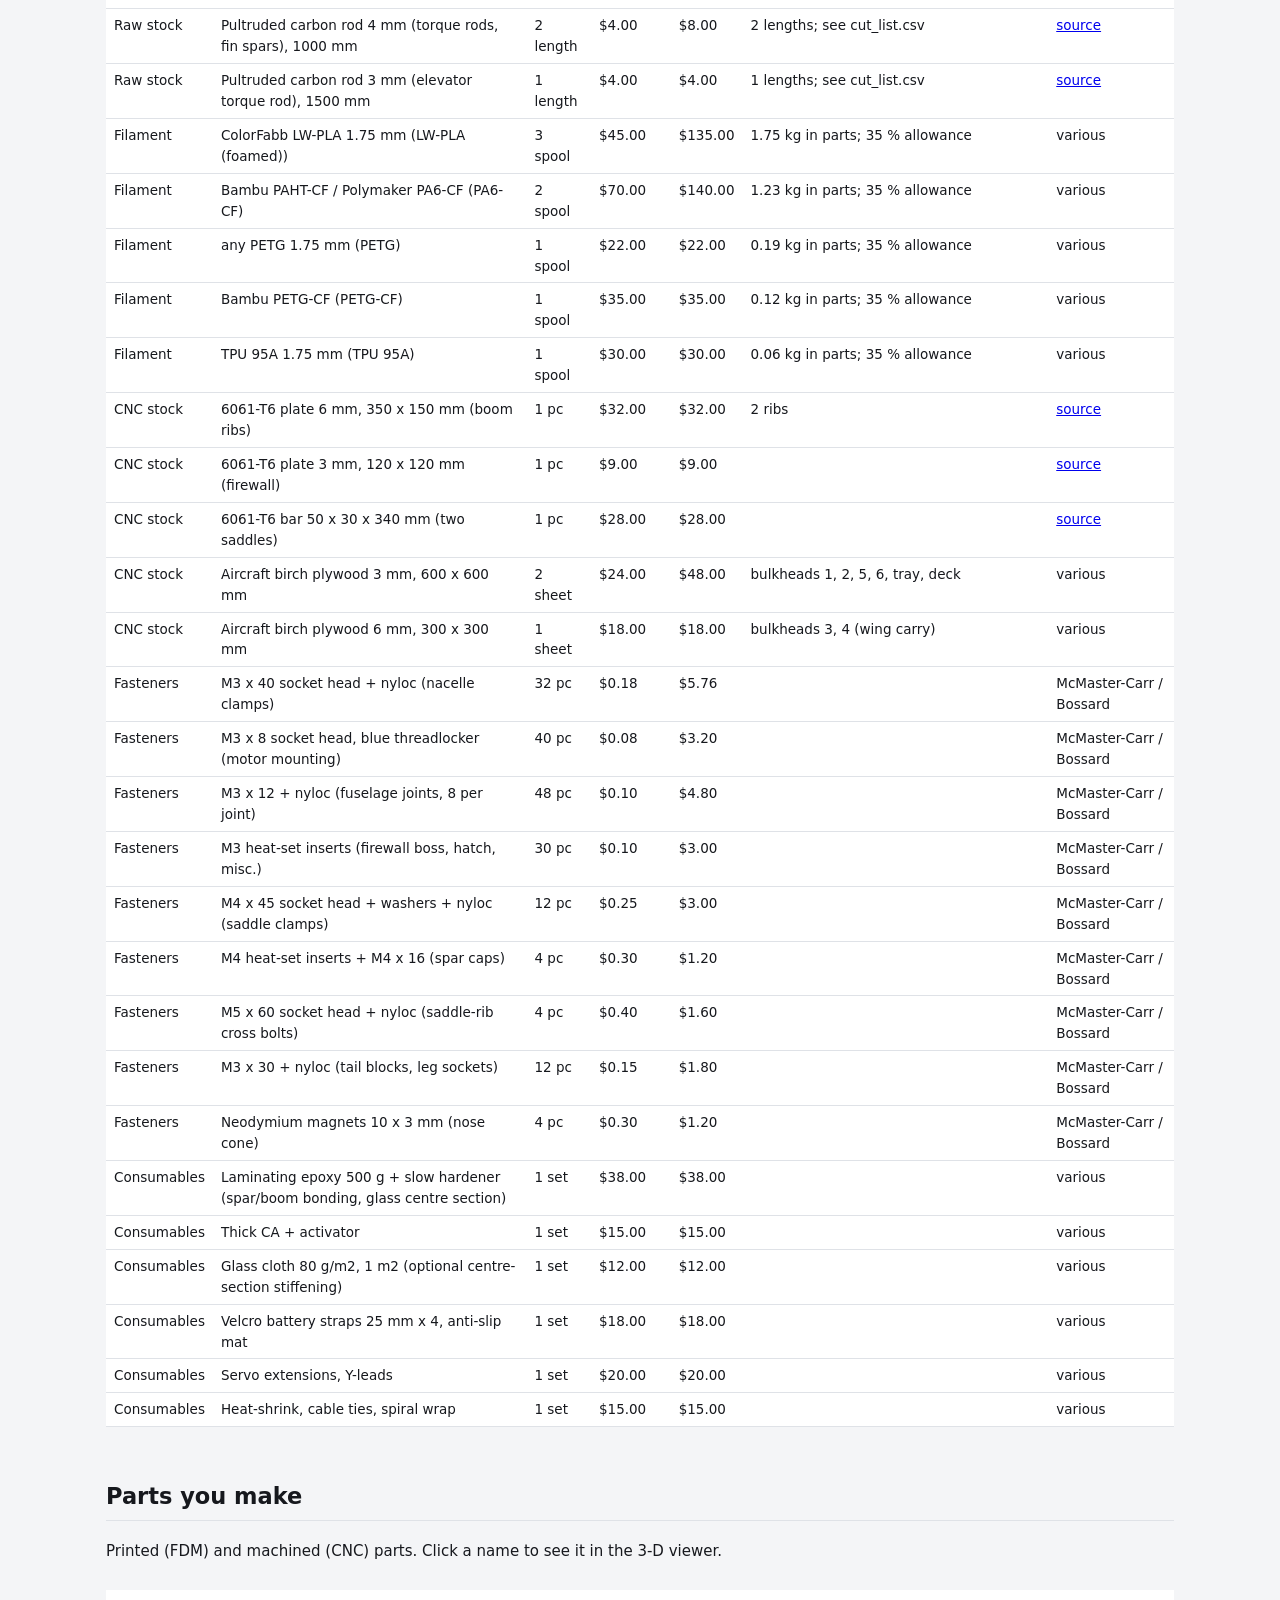
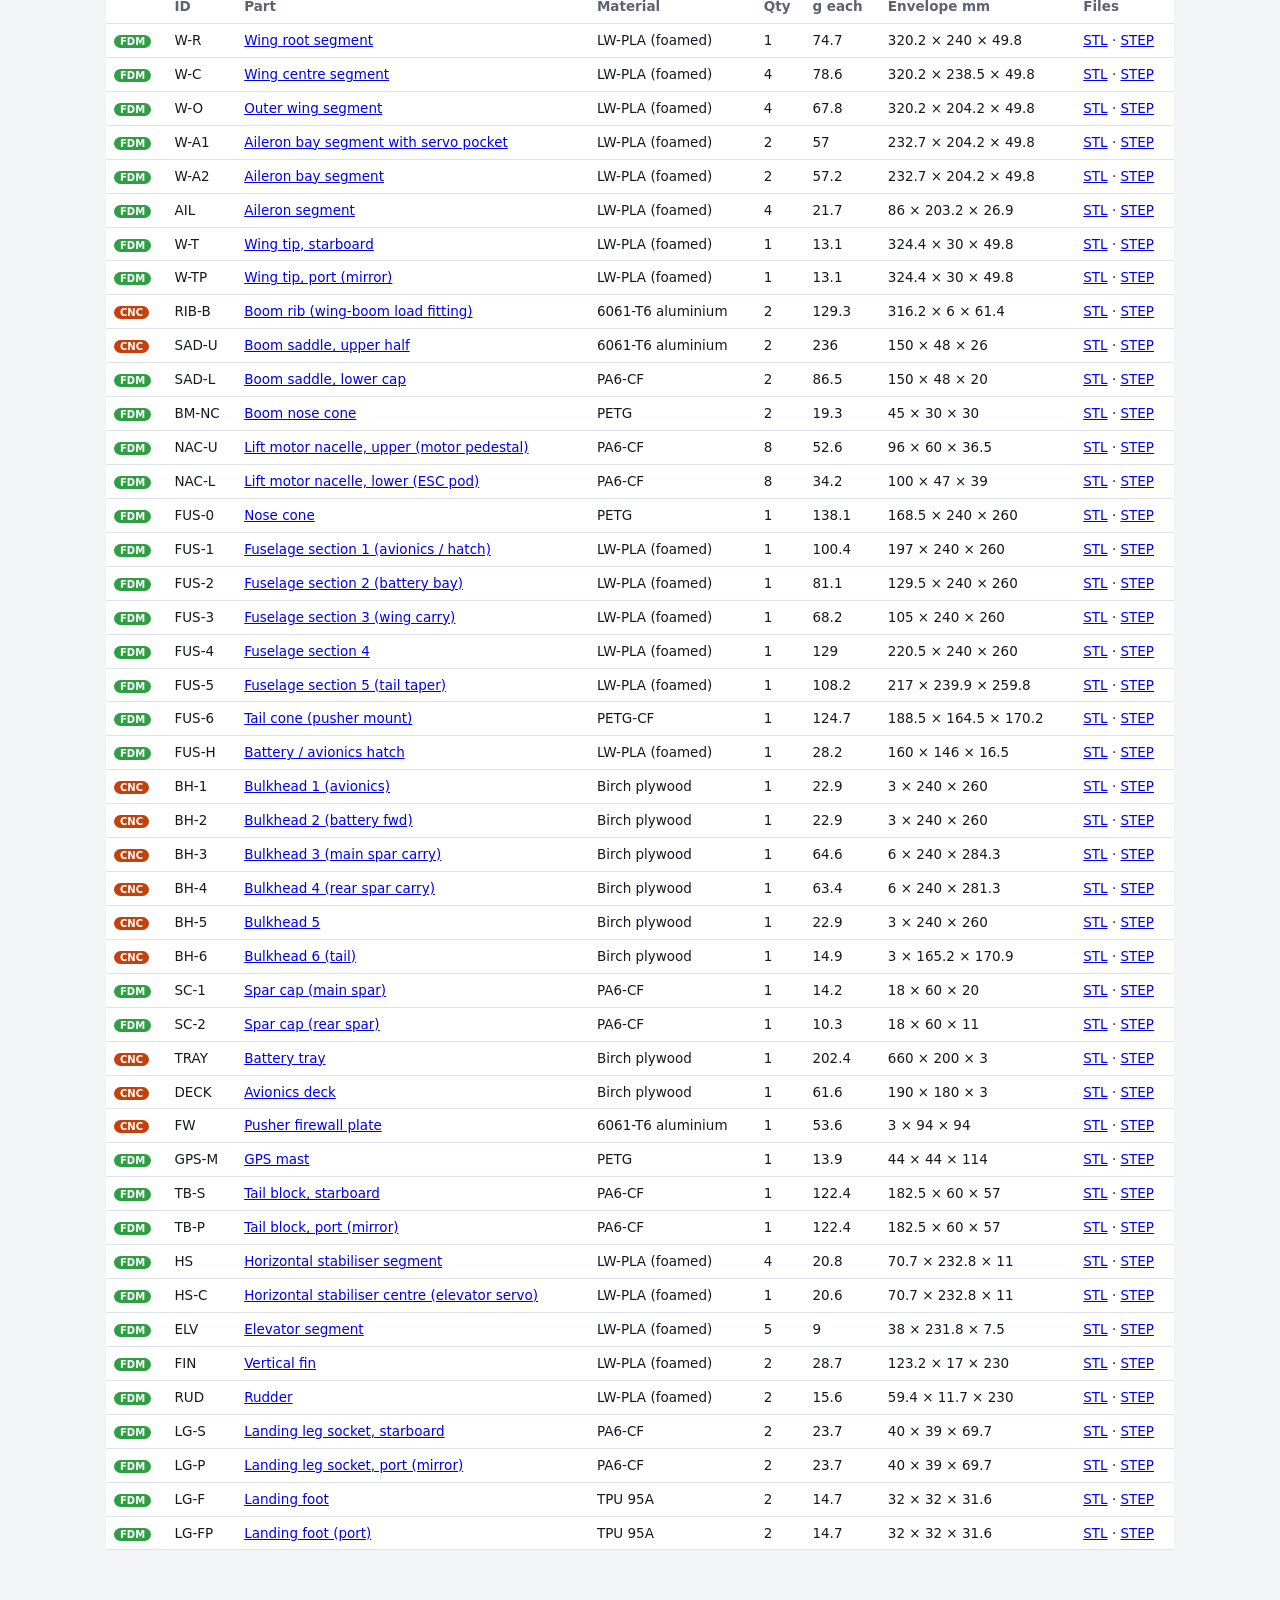
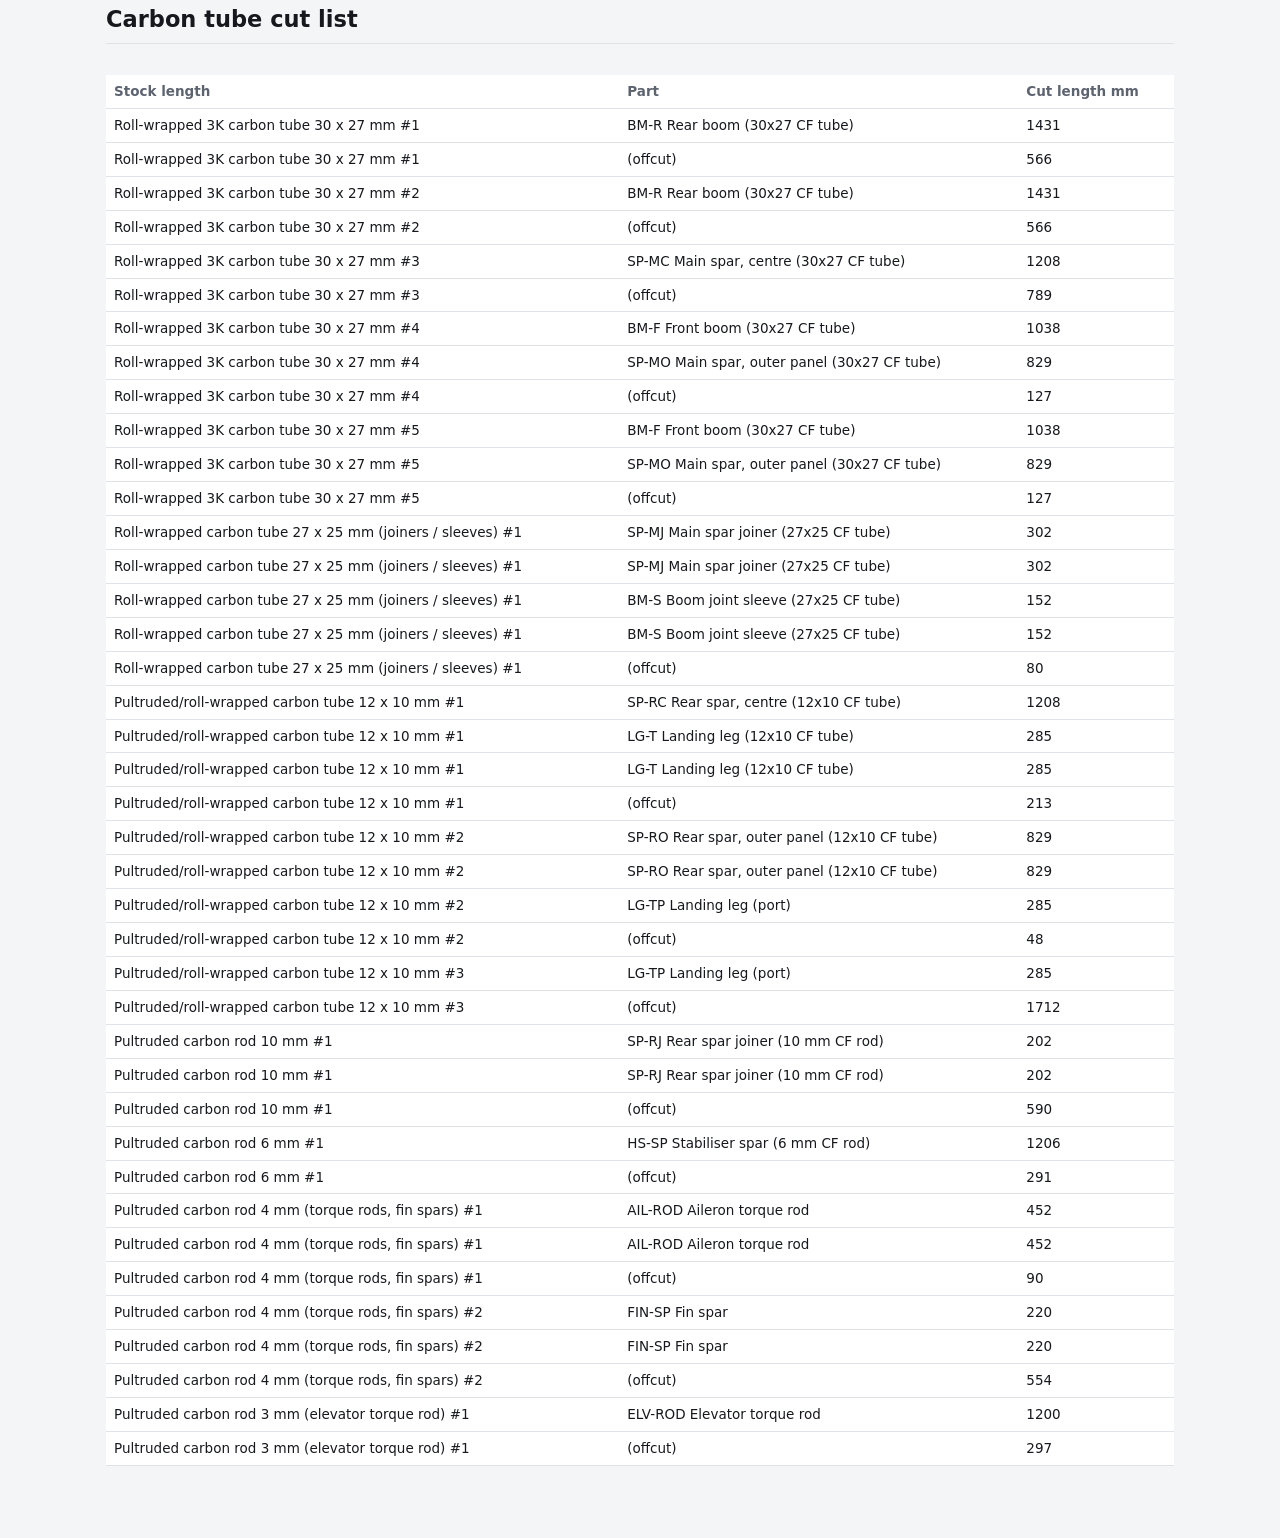
<file: docs/bom.html>
<!doctype html>
<html lang="en">
<head>
<meta charset="utf-8">
<meta name="viewport" content="width=device-width, initial-scale=1">
<title>E8-S Bill of Materials</title>
<link rel="stylesheet" href="site.css">
</head>
<body>
<header><h1>E8-S lift + cruise demonstrator</h1>
<nav><a href="index.html">3-D viewer</a><a href="analysis.html">Analysis &amp; validation</a><a href="bom.html" aria-current="page">Bill of materials</a><a href="https://github.com/Rpirayesh/E8-eVTOL-Build">Repository</a></nav></header>
<main class="doc">
  <h2>Purchased items and raw stock</h2>
  <p>Prices are retail listings observed in November 2026 (USD); check stock and exact variant before ordering.
  Download as <a href="https://github.com/Rpirayesh/E8-eVTOL-Build/blob/main/bom/BOM.csv">CSV</a>.</p>
  <div id="total" class="kpis"></div>
  <div class="wrap" id="buy"></div>
  <h2>Parts you make</h2>
  <p>Printed (FDM) and machined (CNC) parts. Click a name to see it in the 3-D viewer.</p>
  <div class="wrap" id="make"></div>
  <h2>Carbon tube cut list</h2>
  <div class="wrap" id="cut"></div>
</main>
<script type="module">
const d = await (await fetch('data/bom.json')).json();
const money = x => '$' + Number(x).toLocaleString('en-US', {minimumFractionDigits: 2, maximumFractionDigits: 2});
const cats = {};
d.rows.forEach(r => cats[r.category] = (cats[r.category] || 0) + r.total_usd);
document.getElementById('total').innerHTML = `<div><b>${money(d.total_usd)}</b><span>total estimate</span></div>` +
  Object.entries(cats).map(([k, v]) => `<div><b>${money(v)}</b><span>${k}</span></div>`).join('');
const link = s => s.startsWith('http') ? `<a href="${s}">source</a>` : s;
document.getElementById('buy').innerHTML = `<table><thead><tr><th>Category</th><th>Item</th><th>Qty</th><th>Unit price</th><th>Total</th><th>Notes</th><th></th></tr></thead><tbody>${
  d.rows.map(r => `<tr><td>${r.category}</td><td>${r.item}</td><td>${r.qty} ${r.unit}</td><td>${money(r.unit_price_usd)}</td><td>${money(r.total_usd)}</td><td>${r.note}</td><td>${link(r.source)}</td></tr>`).join('')}</tbody></table>`;
document.getElementById('make').innerHTML = `<table><thead><tr><th></th><th>ID</th><th>Part</th><th>Material</th><th>Qty</th><th>g each</th><th>Envelope mm</th><th>Files</th></tr></thead><tbody>${
  d.made.map(p => `<tr><td><span class="b ${p.process}">${p.process}</span></td><td>${p.id}</td><td><a href="index.html?part=${p.id}">${p.name}</a></td><td>${p.material}</td><td>${p.qty}</td><td>${p.mass_g_each}</td><td>${p.size_mm.join(' × ')}</td><td>${p.files.stl ? `<a href="https://github.com/Rpirayesh/E8-eVTOL-Build/raw/main/${p.files.stl}">STL</a> · <a href="https://github.com/Rpirayesh/E8-eVTOL-Build/raw/main/${p.files.step}">STEP</a>` : ''}</td></tr>`).join('')}</tbody></table>`;
document.getElementById('cut').innerHTML = `<table><thead><tr><th>Stock length</th><th>Part</th><th>Cut length mm</th></tr></thead><tbody>${
  d.cut_list.map(c => `<tr><td>${c.stock}</td><td>${c.part} ${c.name}</td><td>${c.length_mm}</td></tr>`).join('')}</tbody></table>`;
</script>
</body>
</html>
</file>
<file: docs/site.css>
:root{--bg:#f4f5f7;--panel:#ffffff;--ink:#16181d;--muted:#5d6470;--line:#dfe2e7;--accent:#1f6feb;--fdm:#2f9e44;--cnc:#c2410c;--cots:#6741d9;--cut:#495057}
@media (prefers-color-scheme:dark){:root:not([data-theme="light"]){--bg:#0f1115;--panel:#171a20;--ink:#e8eaee;--muted:#9aa3b0;--line:#2a2f38;--accent:#4c8dff}}
:root[data-theme="dark"]{--bg:#0f1115;--panel:#171a20;--ink:#e8eaee;--muted:#9aa3b0;--line:#2a2f38;--accent:#4c8dff}
*{box-sizing:border-box}
html,body{margin:0;background:var(--bg);color:var(--ink);font:15px/1.55 system-ui,-apple-system,Segoe UI,Roboto,sans-serif}
header{display:flex;align-items:center;gap:16px;padding:10px 16px;border-bottom:1px solid var(--line);background:var(--panel);flex-wrap:wrap;position:sticky;top:0;z-index:2}
header h1{font-size:16px;margin:0;font-weight:650}
header nav{display:flex;gap:14px;margin-left:auto;flex-wrap:wrap}
header a{color:var(--accent);text-decoration:none;font-size:13px}
header a[aria-current]{font-weight:700}
.doc{max-width:1100px;margin:0 auto;padding:20px 16px 60px}
.doc h2{margin-top:40px;border-bottom:1px solid var(--line);padding-bottom:6px}
.doc p{max-width:75ch}
figure{margin:14px 0}
figure img{max-width:100%;height:auto;border:1px solid var(--line);border-radius:8px;background:#fff}
figcaption{color:var(--muted);font-size:13px;margin-top:4px}
.grid2{display:grid;grid-template-columns:1fr 1fr;gap:16px}
.cards{display:grid;grid-template-columns:repeat(auto-fill,minmax(300px,1fr));gap:14px}
.card{background:var(--panel);border:1px solid var(--line);border-radius:10px;padding:10px;margin:0}
table{border-collapse:collapse;width:100%;font-size:13.5px;margin:12px 0;background:var(--panel);font-variant-numeric:tabular-nums}
th,td{border-bottom:1px solid var(--line);padding:6px 8px;text-align:left;vertical-align:top}
th{color:var(--muted);font-weight:600}
.kpis{display:grid;grid-template-columns:repeat(auto-fit,minmax(150px,1fr));gap:12px}
.kpis div{background:var(--panel);border:1px solid var(--line);border-radius:10px;padding:12px}
.kpis b{display:block;font-size:22px}
.kpis span{color:var(--muted);font-size:12.5px}
.b{font-size:10px;font-weight:700;padding:1px 6px;border-radius:999px;color:#fff}
.b.FDM{background:var(--fdm)}.b.CNC{background:var(--cnc)}.b.COTS{background:var(--cots)}.b.COTS-cut{background:var(--cut)}
.wrap{overflow-x:auto}
@media (max-width:760px){.grid2{grid-template-columns:1fr}}
</file>
